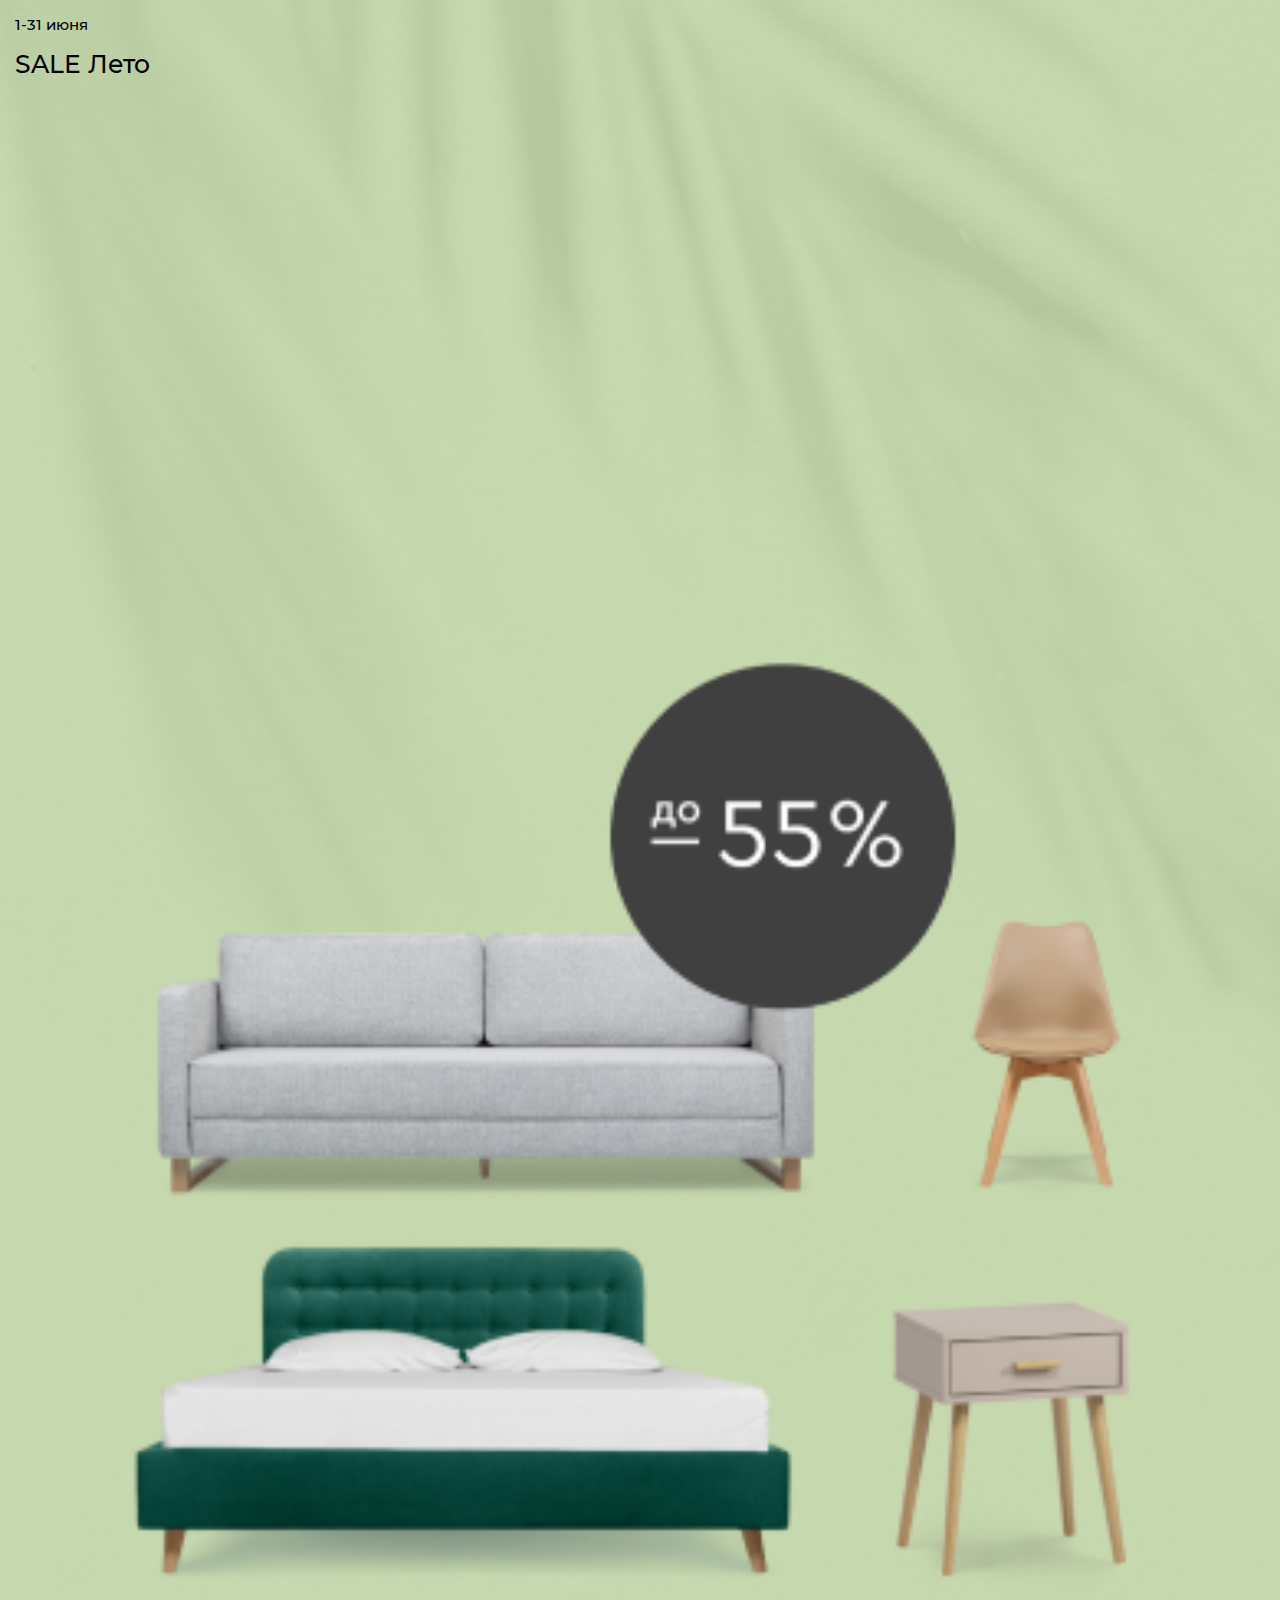
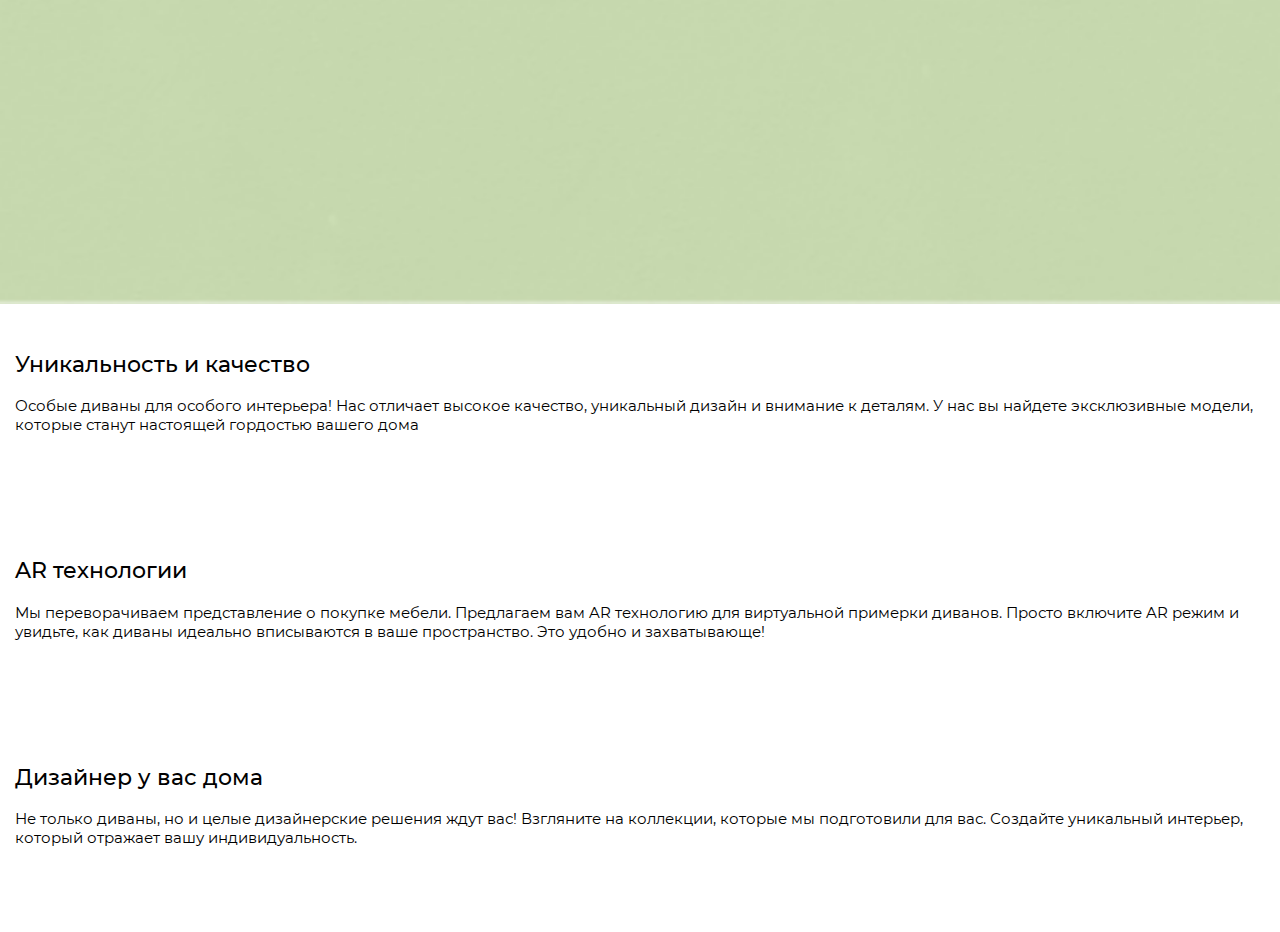
<file: index.html>
<!DOCTYPE html>
<html lang="en">
  <head>
    <meta charset="UTF-8" />
    <meta name="viewport" content="width=device-width, initial-scale=1.0" />
    <link rel="stylesheet" href="styles/global.css" />
    <link rel="stylesheet" href="styles/mainPage.css" />
    <title>ARDIV</title>
    <script type="module" src="scripts/rendering/navPanels.js"></script>
    <script type="module" src="scripts/rendering/mainPage.js"></script>
  </head>
  <body>
    <main>
      <div class="promo-container">
        <div class="promo-text-container">
          <div class="promo-text-small">1-31 июня</div>
          <div class="promo-text-big">SALE Лето</div>
        </div>
        <img class="promo-image" src="assets/images/promo.png" />
      </div>

      <div class="content-container">
        <div>
          <h2>Уникальность и качество</h2>
          <p>
            Особые диваны для особого интерьера! Нас отличает высокое качество,
            уникальный дизайн и внимание к деталям. У нас вы найдете
            эксклюзивные модели, которые станут настоящей гордостью вашего дома
          </p>
        </div>
        <div id="goods-carousel1"></div>
        <div>
          <h2>AR технологии</h2>
          <p>
            Мы переворачиваем представление о покупке мебели. Предлагаем вам AR
            технологию для виртуальной примерки диванов. Просто включите AR
            режим и увидьте, как диваны идеально вписываются в ваше
            пространство. Это удобно и захватывающе!
          </p>
        </div>
        <div id="goods-carousel2"></div>
        <div>
          <h2>Дизайнер у вас дома</h2>
          <p>
            Не только диваны, но и целые дизайнерские решения ждут вас!
            Взгляните на коллекции, которые мы подготовили для вас. Создайте
            уникальный интерьер, который отражает вашу индивидуальность.
          </p>
        </div>
        <div id="goods-carousel3"></div>
      </div>
    </main>
  </body>
</html>
</file>
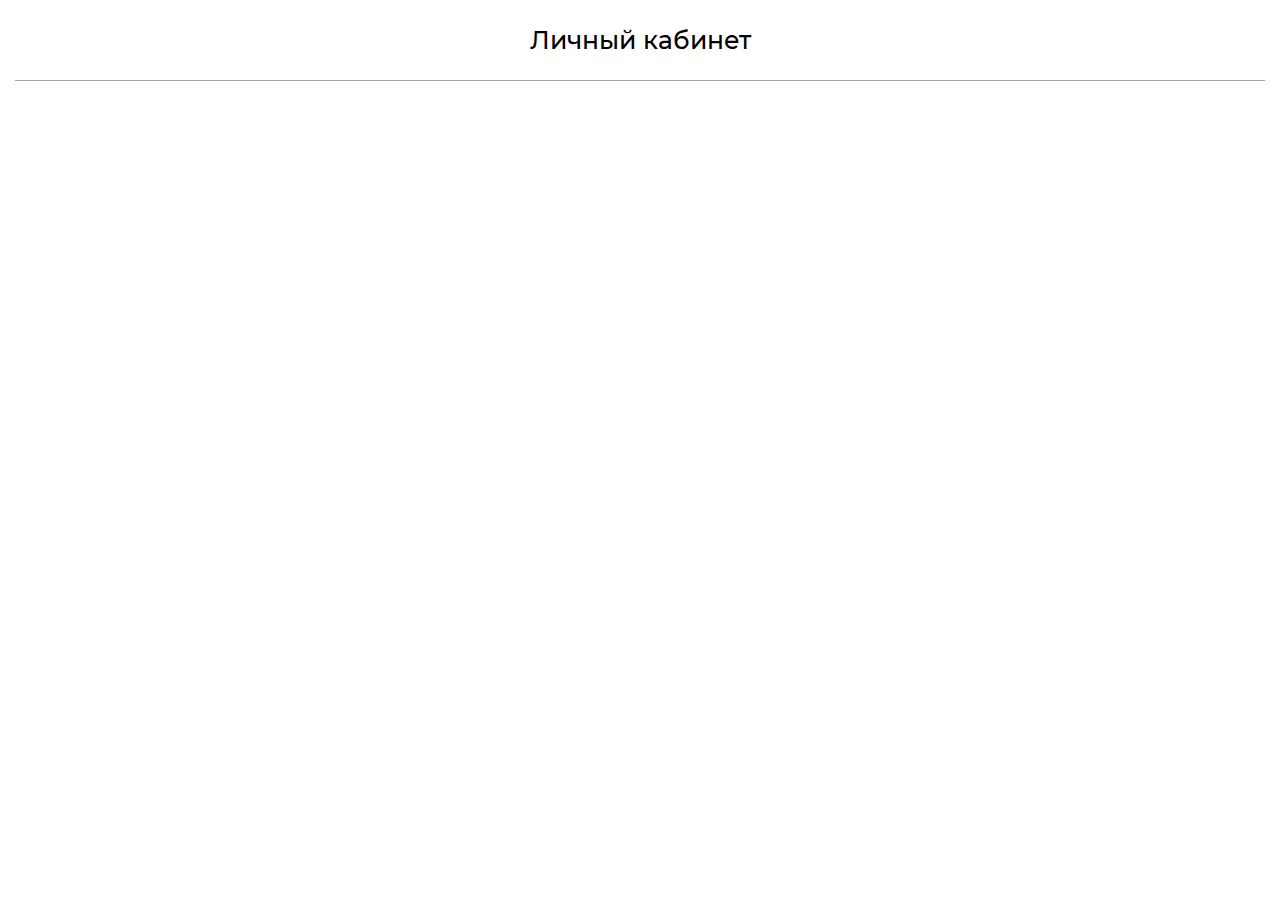
<file: profile.html>
<!DOCTYPE html>
<html lang="en">
  <head>
    <meta charset="UTF-8" />
    <meta name="viewport" content="width=device-width, initial-scale=1.0" />
    <link rel="stylesheet" href="styles/global.css" />
    <link rel="stylesheet" href="styles/profile.css" />
    <title>ARDIV</title>
    <script type="module" src="scripts/rendering/navPanels.js"></script>
    <script type="module" src="scripts/rendering/profilePage.js"></script>
  </head>
  <body>
    <main class="profile-container">
      <div class="page-title">Личный кабинет</div>
      <div class="divider"></div>
      <div id="profile-buttons"></div>
      <div id="profile-content"></div>
    </main>
  </body>
</html>
</file>
<file: styles/global.css>
@font-face {
  font-family: "Montserrat";
  src: url("fonts/Montserrat-Medium.woff2") format("woff2");
  font-weight: 500;
  font-style: normal;
}

@font-face {
  font-family: "Montserrat";
  src: url("fonts/Montserrat-Regular.woff2") format("woff2");
  font-weight: 400;
  font-style: normal;
}

:root {
  --primary-color: #000000;
  --back-color: #fff;
  --info-color: #a4a4a4;
  --elback-color: #ededed;
  --action-color: #3a3b3d;
  --contrast-color: #d70404;
  --innactive-color: #d6d6d6;
}

body {
  font-family: "Montserrat";
  font-weight: 400;
  margin: 0;
  padding: 0;
}

h1 {
  font-size: 25px;
  font-weight: 500;
}

h2 {
  font-size: 22px;
  font-weight: 500;
}

h3 {
  font-size: 18px;
  font-weight: 500;
}

p {
  font-size: 15px;
  font-weight: 400;
}

.hidden {
  display: none;
}

.sale-cost {
  color: var(--contrast-color);
}

.previous-cost {
  color: var(--info-color);
  text-decoration: line-through;
}

.icon-container {
  position: relative;
  display: flex;
  align-items: center;
  justify-content: center;
  width: 30px;
  height: 30px;
}

.page-title {
  font-size: 25px;
  font-weight: 500;
  text-align: center;
}

.divider {
  width: 100%;
  height: 1px;
  background-color: var(--info-color);
}
</file>
<file: styles/mainPage.css>
.content-container {
  margin: 25px auto 25px;
  font-family: "Montserrat";
  width: calc(100% - 30px);
  display: flex;
  flex-direction: column;
  align-items: flex-start;
  justify-content: flex-start;
  text-align: left;
  gap: 45px;
}

.content-container > div {
  width: 100%;
}

.promo-container {
  position: relative;
  width: 100%;
}

.promo-image {
  width: 100%;
  height: auto;
  background-size: contain;
}

.promo-text-container {
  display: flex;
  flex-direction: column;
  align-items: flex-start;
  padding: 0px;
  gap: 15px;
  position: absolute;
  left: 15px;
  top: 15px;
}

.promo-text-small {
  font-size: 15px;
  font-weight: 500;
}

.promo-text-big {
  font-size: 25px;
  font-weight: 500;
}
</file>
<file: styles/profile.css>
.profile-container {
  width: calc(100% - 30px);
  margin: 25px auto 25px;
  display: flex;
  flex-direction: column;
  justify-content: center;
  align-items: flex-start;
  gap: 25px;
}

.profile-container > div {
  width: 100%;
}

.profile-categories {
  display: flex;
  flex-direction: row;
  align-items: center;
  justify-content: flex-start;
  gap: 15px;
}

.profile-category-button {
  font-family: "Montserrat";
  font-weight: 400;
  font-size: 18px;
  color: var(--info-color);
}

.profile-category-button.current {
  margin-top: 2px;
  color: var(--primary-color);
  border-bottom: 1px solid var(--primary-color);
  padding-bottom: 3px;
}

.profile-panel {
  margin: 20px auto 20px;
  font-family: "Montserrat";
  position: relative;
  width: 100%;
  height: 218px;
  background-color: var(--elback-color);
  border-radius: 5px;
}

.profile-panel-title {
  position: absolute;
  font-size: 22px;
  font-weight: 400;
  top: 20px;
  left: 20px;
}

.profile-panel-data {
  position: absolute;
  left: 20px;
  top: 70px;
  display: flex;
  flex-direction: column;
  justify-content: flex-start;
  align-items: flex-start;
  gap: 20px;
  font-size: 15px;
  font-weight: 400;
}
.profile-exit {
  font-size: 12px;
  color: var(--info-color);
  position: absolute;
  right: 20px;
  bottom: 20px;
}
</file>
